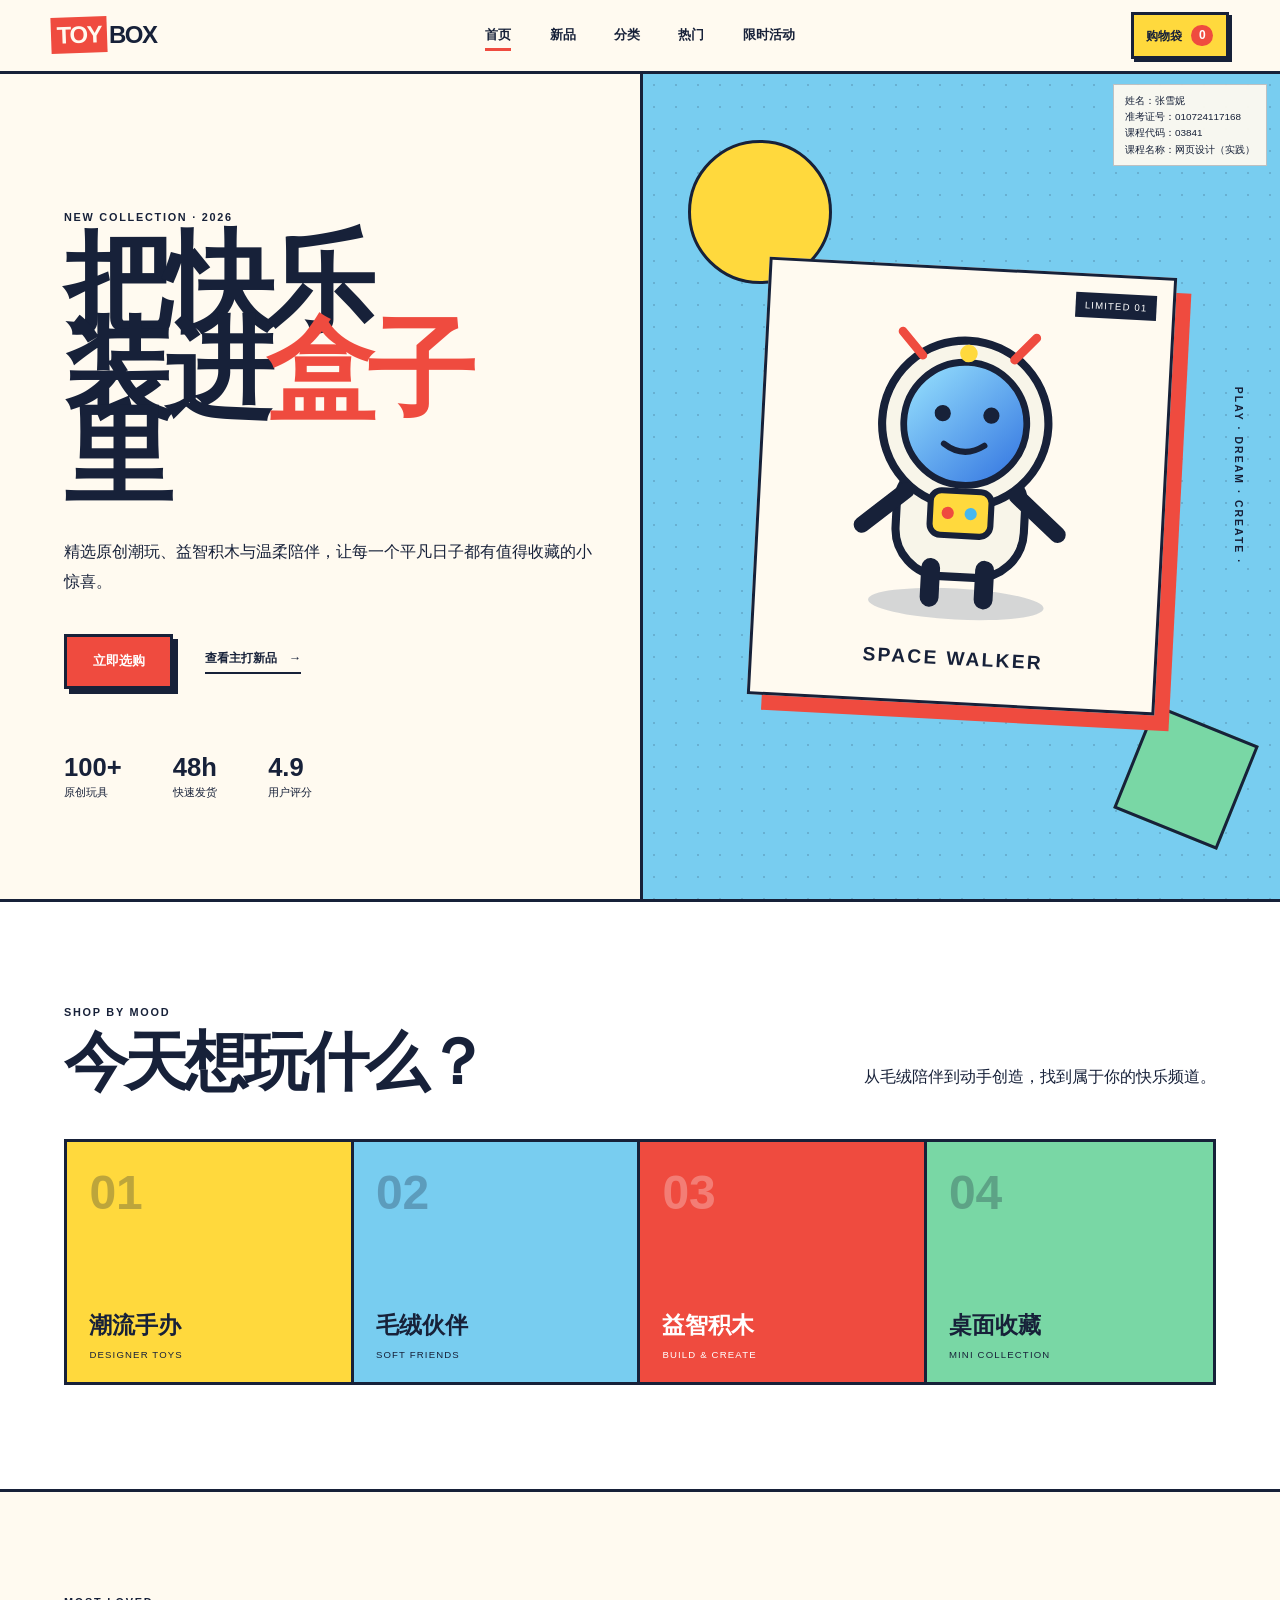
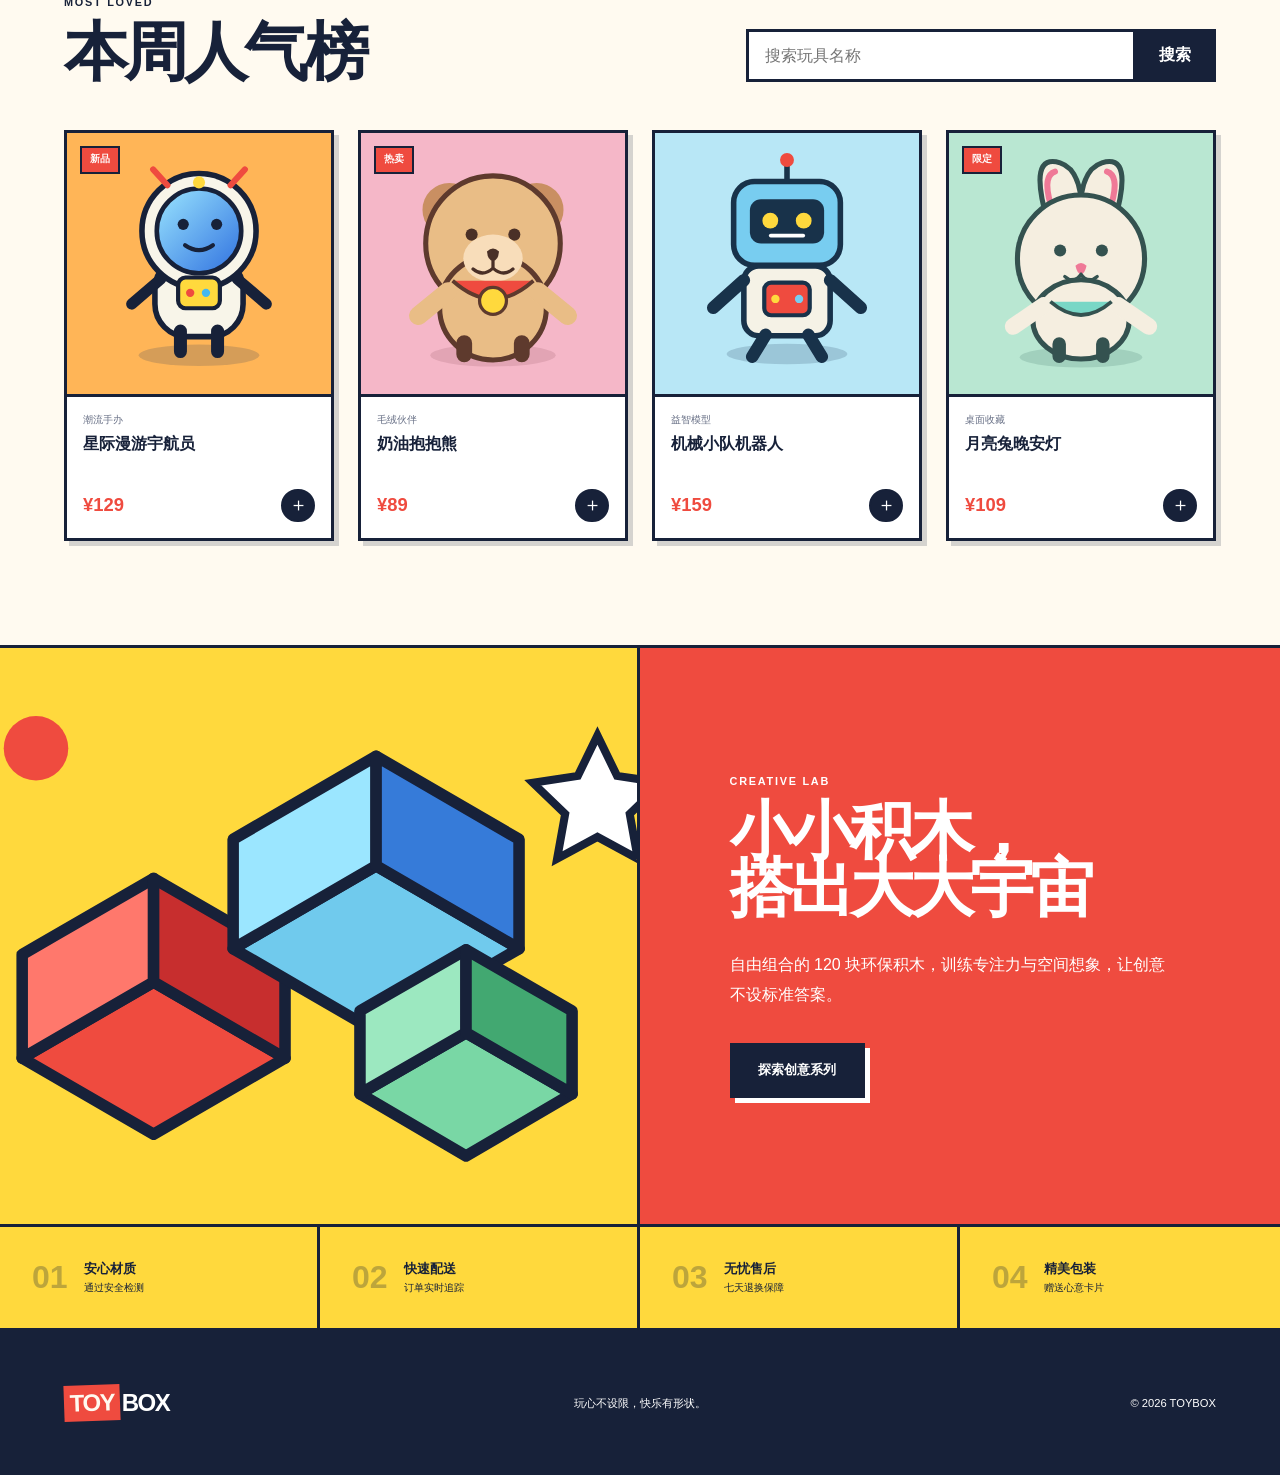
<file: index.html>
<!doctype html>
<html lang="zh-CN">
  <head>
    <meta charset="UTF-8" />
    <meta name="viewport" content="width=device-width, initial-scale=1.0" />
    <meta name="description" content="TOYBOX 玩具商城首页" />
    <title>TOYBOX｜发现快乐玩具</title>
    <link
      rel="icon"
      href="data:image/svg+xml,%3Csvg xmlns='http://www.w3.org/2000/svg' viewBox='0 0 64 64'%3E%3Crect width='64' height='64' fill='%23ef4b3f'/%3E%3Ctext x='32' y='41' text-anchor='middle' font-size='23' font-family='Arial' font-weight='700' fill='white'%3ETOY%3C/text%3E%3C/svg%3E"
    />
    <link rel="stylesheet" href="css/style.css" />
    <script src="js/main.js" defer></script>
  </head>
  <body>
    <aside class="student-info" aria-label="作业信息">
      <span>姓名：张雪妮</span>
      <span>准考证号：010724117168</span>
      <span>课程代码：03841</span>
      <span>课程名称：网页设计（实践）</span>
    </aside>

    <header class="site-header">
      <a class="logo" href="index.html" aria-label="TOYBOX 首页">
        <span class="logo-block">TOY</span>BOX
      </a>
      <nav class="main-nav" aria-label="主要导航">
        <a class="active" href="index.html">首页</a>
        <a href="#new">新品</a>
        <a href="#categories">分类</a>
        <a href="#popular">热门</a>
        <a href="detail.html">限时活动</a>
      </nav>
      <button class="cart-button" type="button" aria-label="购物车">
        购物袋 <span class="cart-count">0</span>
      </button>
    </header>

    <main>
      <section class="hero">
        <div class="hero-copy">
          <p class="kicker">NEW COLLECTION · 2026</p>
          <h1>把快乐<br />装进<span>盒子</span>里</h1>
          <p class="hero-text">
            精选原创潮玩、益智积木与温柔陪伴，让每一个平凡日子都有值得收藏的小惊喜。
          </p>
          <div class="hero-actions">
            <a class="primary-button" href="#popular">立即选购</a>
            <a class="text-link" href="detail.html"
              >查看主打新品 <span>→</span></a
            >
          </div>
          <ul class="hero-stats" aria-label="商城数据">
            <li><strong>100+</strong><span>原创玩具</span></li>
            <li><strong>48h</strong><span>快速发货</span></li>
            <li><strong>4.9</strong><span>用户评分</span></li>
          </ul>
        </div>
        <div class="hero-visual">
          <span class="shape shape-one"></span>
          <span class="shape shape-two"></span>
          <div class="hero-card">
            <span class="edition">LIMITED 01</span>
            <img src="assets/images/astronaut.svg" alt="星际漫游宇航员潮玩" />
            <p>SPACE WALKER</p>
          </div>
          <span class="orbit-text">PLAY · DREAM · CREATE ·</span>
        </div>
      </section>

      <section id="categories" class="category-section page-section">
        <div class="section-heading">
          <div>
            <p class="kicker">SHOP BY MOOD</p>
            <h2>今天想玩什么？</h2>
          </div>
          <p>从毛绒陪伴到动手创造，找到属于你的快乐频道。</p>
        </div>
        <div class="category-grid">
          <a class="category-card yellow" href="#popular"
            ><span>01</span><b>潮流手办</b><small>DESIGNER TOYS</small></a
          >
          <a class="category-card blue" href="#popular"
            ><span>02</span><b>毛绒伙伴</b><small>SOFT FRIENDS</small></a
          >
          <a class="category-card red" href="#popular"
            ><span>03</span><b>益智积木</b><small>BUILD &amp; CREATE</small></a
          >
          <a class="category-card green" href="#popular"
            ><span>04</span><b>桌面收藏</b><small>MINI COLLECTION</small></a
          >
        </div>
      </section>

      <section id="popular" class="product-section page-section">
        <div class="section-heading product-heading">
          <div>
            <p class="kicker">MOST LOVED</p>
            <h2>本周人气榜</h2>
          </div>
          <form class="search-form" role="search">
            <label class="sr-only" for="toy-search">搜索玩具</label>
            <input id="toy-search" type="search" placeholder="搜索玩具名称" />
            <button type="submit">搜索</button>
          </form>
        </div>

        <div class="product-grid">
          <article class="product-card" data-name="星际漫游宇航员 潮玩 手办">
            <a class="product-image orange" href="detail.html"
              ><span class="tag">新品</span
              ><img src="assets/images/astronaut.svg" alt="星际漫游宇航员潮玩"
            /></a>
            <div class="product-meta">
              <p>潮流手办</p>
              <h3><a href="detail.html">星际漫游宇航员</a></h3>
              <div>
                <strong>¥129</strong
                ><button
                  class="add-cart"
                  type="button"
                  aria-label="添加星际漫游宇航员到购物车"
                >
                  ＋
                </button>
              </div>
            </div>
          </article>
          <article class="product-card" data-name="奶油抱抱熊 毛绒 玩偶">
            <a class="product-image pink" href="detail.html"
              ><span class="tag">热卖</span
              ><img src="assets/images/bear.svg" alt="奶油抱抱熊毛绒玩具"
            /></a>
            <div class="product-meta">
              <p>毛绒伙伴</p>
              <h3><a href="detail.html">奶油抱抱熊</a></h3>
              <div>
                <strong>¥89</strong
                ><button
                  class="add-cart"
                  type="button"
                  aria-label="添加奶油抱抱熊到购物车"
                >
                  ＋
                </button>
              </div>
            </div>
          </article>
          <article class="product-card" data-name="机械小队机器人 益智 模型">
            <a class="product-image sky" href="detail.html"
              ><img src="assets/images/robot.svg" alt="机械小队机器人玩具"
            /></a>
            <div class="product-meta">
              <p>益智模型</p>
              <h3><a href="detail.html">机械小队机器人</a></h3>
              <div>
                <strong>¥159</strong
                ><button
                  class="add-cart"
                  type="button"
                  aria-label="添加机械小队机器人到购物车"
                >
                  ＋
                </button>
              </div>
            </div>
          </article>
          <article class="product-card" data-name="月亮兔晚安灯 兔子 桌面">
            <a class="product-image mint" href="detail.html"
              ><span class="tag">限定</span
              ><img src="assets/images/rabbit.svg" alt="月亮兔晚安灯玩具"
            /></a>
            <div class="product-meta">
              <p>桌面收藏</p>
              <h3><a href="detail.html">月亮兔晚安灯</a></h3>
              <div>
                <strong>¥109</strong
                ><button
                  class="add-cart"
                  type="button"
                  aria-label="添加月亮兔晚安灯到购物车"
                >
                  ＋
                </button>
              </div>
            </div>
          </article>
        </div>
        <p class="empty-state" hidden>没有找到相关玩具，换一个关键词试试吧。</p>
      </section>

      <section id="new" class="feature-banner page-section">
        <div class="feature-art">
          <img src="assets/images/blocks.svg" alt="彩色创意积木" />
        </div>
        <div class="feature-copy">
          <p class="kicker">CREATIVE LAB</p>
          <h2>小小积木，<br />搭出大大宇宙</h2>
          <p>
            自由组合的 120
            块环保积木，训练专注力与空间想象，让创意不设标准答案。
          </p>
          <a class="primary-button dark" href="detail.html">探索创意系列</a>
        </div>
      </section>

      <section class="service-bar" aria-label="购物服务">
        <div>
          <b>01</b><span><strong>安心材质</strong>通过安全检测</span>
        </div>
        <div>
          <b>02</b><span><strong>快速配送</strong>订单实时追踪</span>
        </div>
        <div>
          <b>03</b><span><strong>无忧售后</strong>七天退换保障</span>
        </div>
        <div>
          <b>04</b><span><strong>精美包装</strong>赠送心意卡片</span>
        </div>
      </section>
    </main>

    <footer class="site-footer">
      <a class="logo footer-logo" href="index.html"
        ><span class="logo-block">TOY</span>BOX</a
      >
      <p>玩心不设限，快乐有形状。</p>
      <p>© 2026 TOYBOX</p>
    </footer>

    <div class="toast" role="status" aria-live="polite">已加入购物袋</div>
  </body>
</html>
</file>
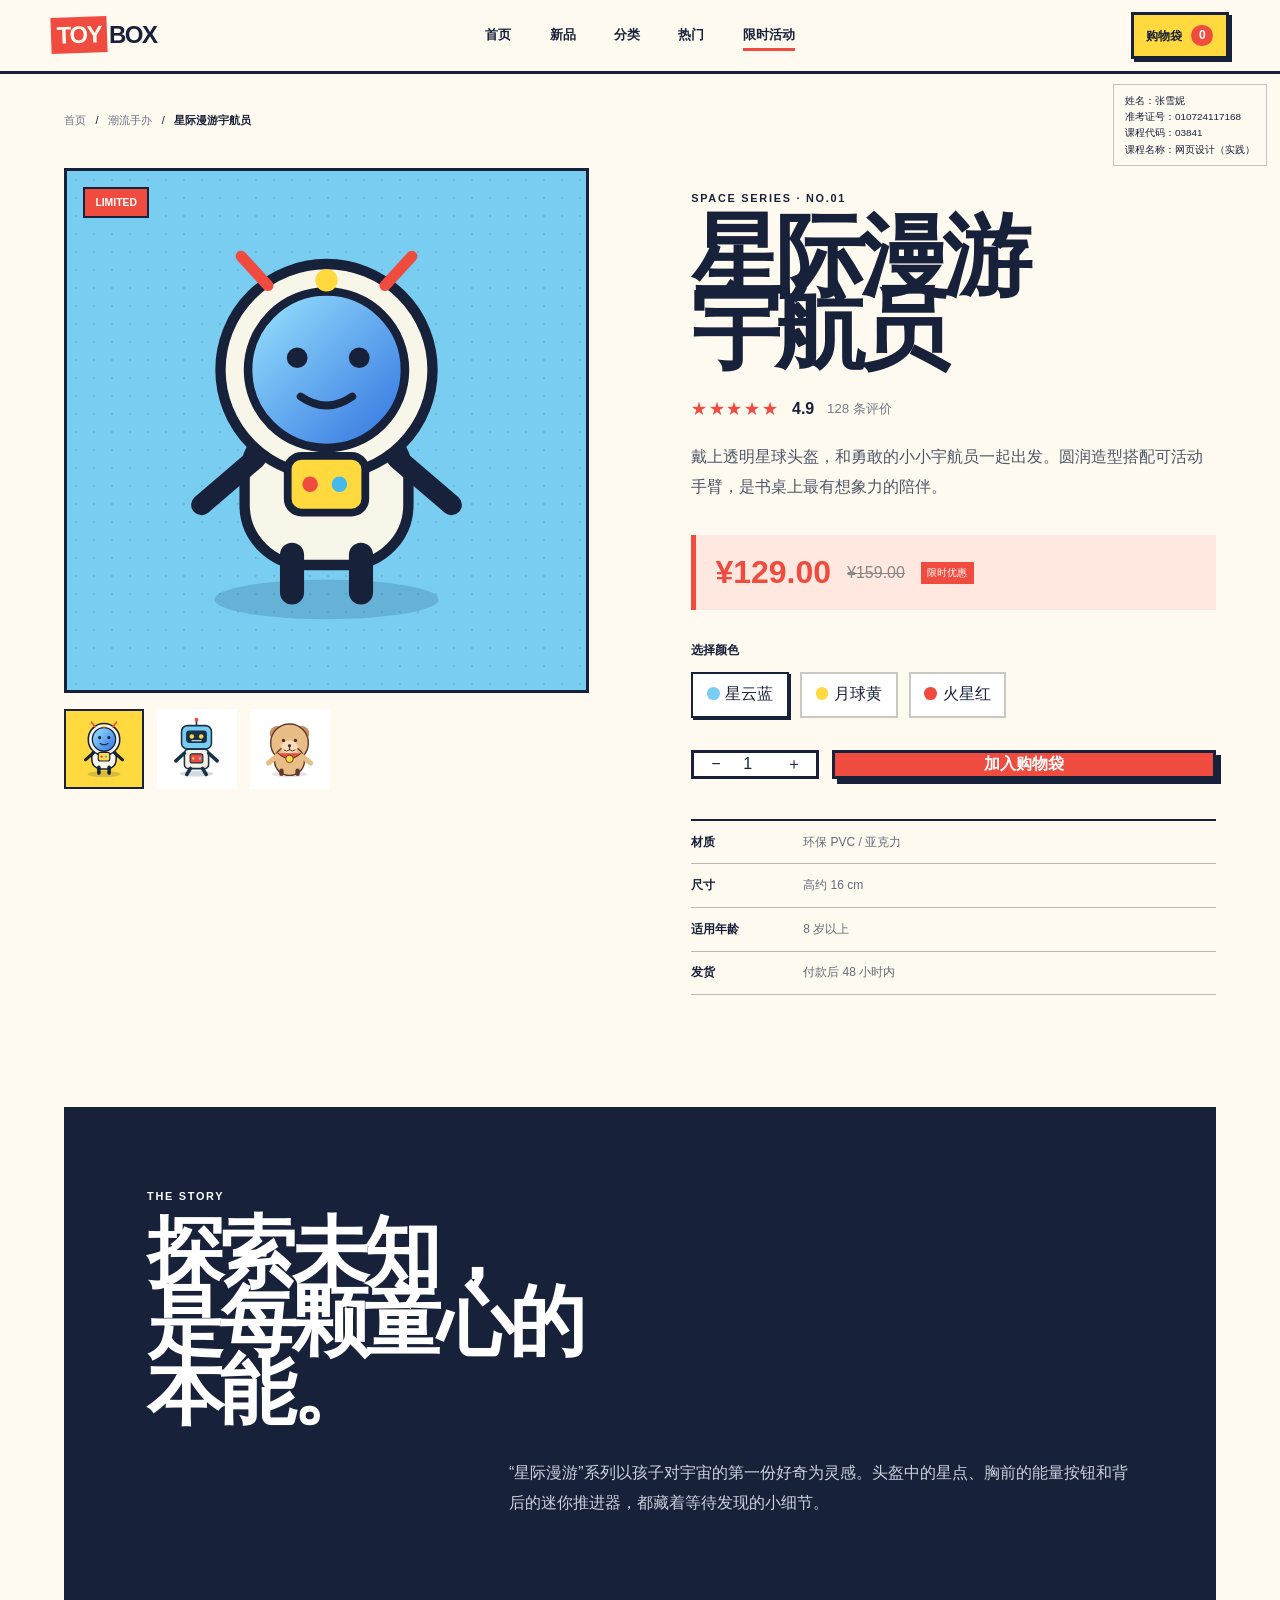
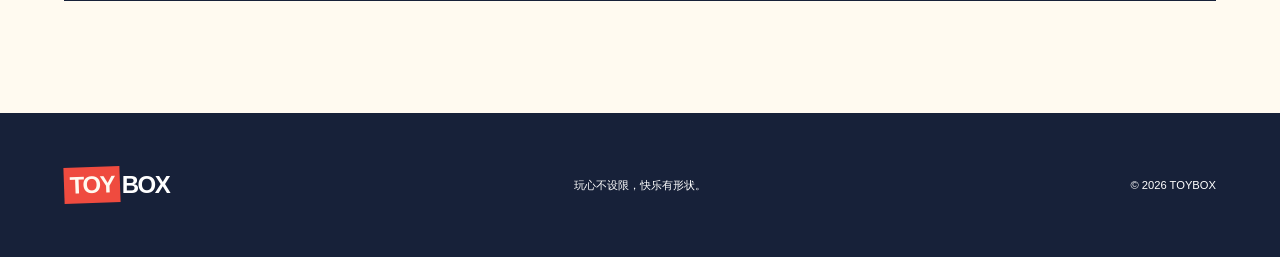
<file: detail.html>
<!doctype html>
<html lang="zh-CN">
  <head>
    <meta charset="UTF-8" />
    <meta name="viewport" content="width=device-width, initial-scale=1.0" />
    <meta name="description" content="星际漫游宇航员潮玩商品详情" />
    <title>星际漫游宇航员｜TOYBOX</title>
    <link
      rel="icon"
      href="data:image/svg+xml,%3Csvg xmlns='http://www.w3.org/2000/svg' viewBox='0 0 64 64'%3E%3Crect width='64' height='64' fill='%23ef4b3f'/%3E%3Ctext x='32' y='41' text-anchor='middle' font-size='23' font-family='Arial' font-weight='700' fill='white'%3ETOY%3C/text%3E%3C/svg%3E"
    />
    <link rel="stylesheet" href="css/style.css" />
    <script src="js/main.js" defer></script>
  </head>
  <body>
    <aside class="student-info" aria-label="作业信息">
      <span>姓名：张雪妮</span><span>准考证号：010724117168</span
      ><span>课程代码：03841</span><span>课程名称：网页设计（实践）</span>
    </aside>
    <header class="site-header">
      <a class="logo" href="index.html"
        ><span class="logo-block">TOY</span>BOX</a
      >
      <nav class="main-nav" aria-label="主要导航">
        <a href="index.html">首页</a><a href="index.html#new">新品</a
        ><a href="index.html#categories">分类</a
        ><a href="index.html#popular">热门</a
        ><a class="active" href="detail.html">限时活动</a>
      </nav>
      <button class="cart-button" type="button">
        购物袋 <span class="cart-count">0</span>
      </button>
    </header>

    <main class="detail-main">
      <nav class="breadcrumb" aria-label="面包屑导航">
        <a href="index.html">首页</a><span>/</span
        ><a href="index.html#popular">潮流手办</a><span>/</span
        ><b>星际漫游宇航员</b>
      </nav>
      <section class="product-detail">
        <div class="detail-gallery">
          <div class="detail-image">
            <span class="detail-badge">LIMITED</span
            ><img
              id="detail-product-image"
              src="assets/images/astronaut.svg"
              alt="星际漫游宇航员潮玩正面"
            />
          </div>
          <div class="thumbnail-row">
            <button
              class="thumbnail active"
              type="button"
              data-image="assets/images/astronaut.svg"
            >
              <img src="assets/images/astronaut.svg" alt="宇航员正面缩略图" />
            </button>
            <button
              class="thumbnail"
              type="button"
              data-image="assets/images/robot.svg"
            >
              <img src="assets/images/robot.svg" alt="机器人系列缩略图" />
            </button>
            <button
              class="thumbnail"
              type="button"
              data-image="assets/images/bear.svg"
            >
              <img src="assets/images/bear.svg" alt="抱抱熊系列缩略图" />
            </button>
          </div>
        </div>

        <div class="detail-info">
          <p class="kicker">SPACE SERIES · NO.01</p>
          <h1>星际漫游<br />宇航员</h1>
          <div class="rating">
            <span>★★★★★</span><b>4.9</b><small>128 条评价</small>
          </div>
          <p class="detail-description">
            戴上透明星球头盔，和勇敢的小小宇航员一起出发。圆润造型搭配可活动手臂，是书桌上最有想象力的陪伴。
          </p>
          <div class="price-row">
            <strong>¥129.00</strong><del>¥159.00</del><span>限时优惠</span>
          </div>
          <div class="option-group">
            <b>选择颜色</b>
            <div class="color-options">
              <button class="color-option selected" type="button">
                <i class="color-blue"></i>星云蓝</button
              ><button class="color-option" type="button">
                <i class="color-yellow"></i>月球黄</button
              ><button class="color-option" type="button">
                <i class="color-red"></i>火星红
              </button>
            </div>
          </div>
          <div class="buy-row">
            <div class="quantity">
              <button type="button" data-action="minus">−</button
              ><input
                id="quantity"
                type="number"
                value="1"
                min="1"
                max="9"
                aria-label="购买数量"
              /><button type="button" data-action="plus">＋</button>
            </div>
            <button class="buy-button add-cart" type="button">
              加入购物袋
            </button>
          </div>
          <ul class="detail-points">
            <li><b>材质</b><span>环保 PVC / 亚克力</span></li>
            <li><b>尺寸</b><span>高约 16 cm</span></li>
            <li><b>适用年龄</b><span>8 岁以上</span></li>
            <li><b>发货</b><span>付款后 48 小时内</span></li>
          </ul>
        </div>
      </section>

      <section class="detail-story">
        <p class="kicker">THE STORY</p>
        <h2>探索未知，<br />是每颗童心的本能。</h2>
        <p>
          “星际漫游”系列以孩子对宇宙的第一份好奇为灵感。头盔中的星点、胸前的能量按钮和背后的迷你推进器，都藏着等待发现的小细节。
        </p>
      </section>
    </main>

    <footer class="site-footer">
      <a class="logo footer-logo" href="index.html"
        ><span class="logo-block">TOY</span>BOX</a
      >
      <p>玩心不设限，快乐有形状。</p>
      <p>© 2026 TOYBOX</p>
    </footer>
    <div class="toast" role="status" aria-live="polite">已加入购物袋</div>
  </body>
</html>
</file>
<file: css/style.css>
:root {
  --ink: #172139;
  --paper: #fffaf0;
  --red: #ef4b3f;
  --yellow: #ffd93d;
  --blue: #78cdf0;
  --green: #79d7a5;
  --border: 3px solid var(--ink);
  --display: "Arial Rounded MT Bold", "Microsoft YaHei", sans-serif;
  --body: "Microsoft YaHei", "PingFang SC", sans-serif;
}

* {
  box-sizing: border-box;
}
html {
  scroll-behavior: smooth;
}
body {
  margin: 0;
  color: var(--ink);
  background: var(--paper);
  font-family: var(--body);
}
img {
  display: block;
  max-width: 100%;
}
a {
  color: inherit;
  text-decoration: none;
}
button,
input {
  color: inherit;
  font: inherit;
}
.sr-only {
  position: absolute;
  width: 1px;
  height: 1px;
  padding: 0;
  margin: -1px;
  overflow: hidden;
  clip: rect(0, 0, 0, 0);
  white-space: nowrap;
  border: 0;
}
.student-info {
  position: fixed;
  z-index: 100;
  top: 5.25rem;
  right: 0.8rem;
  display: grid;
  gap: 0.18rem;
  padding: 0.55rem 0.7rem;
  border: 1px solid rgba(23, 33, 57, 0.25);
  background: rgba(255, 250, 240, 0.94);
  font-size: 0.62rem;
  line-height: 1.35;
}
.site-header {
  position: sticky;
  z-index: 50;
  top: 0;
  min-height: 4.5rem;
  padding: 0 max(4vw, 1.2rem);
  display: grid;
  grid-template-columns: 1fr auto 1fr;
  align-items: center;
  gap: 2rem;
  background: var(--paper);
  border-bottom: var(--border);
}
.logo {
  justify-self: start;
  font: 900 1.5rem var(--display);
  letter-spacing: -0.06em;
}
.logo-block {
  display: inline-block;
  padding: 0.25rem 0.35rem;
  margin-right: 0.12rem;
  color: var(--paper);
  background: var(--red);
  transform: rotate(-2deg);
}
.main-nav {
  display: flex;
  gap: clamp(1rem, 3vw, 2.8rem);
  font-size: 0.82rem;
  font-weight: 700;
}
.main-nav a {
  position: relative;
  padding: 1.65rem 0;
}
.main-nav a::after {
  content: "";
  position: absolute;
  left: 0;
  bottom: 1.25rem;
  width: 100%;
  height: 3px;
  background: var(--red);
  transform: scaleX(0);
  transition: transform 0.25s;
}
.main-nav a:hover::after,
.main-nav a.active::after {
  transform: scaleX(1);
}
.cart-button {
  justify-self: end;
  padding: 0.6rem 0.8rem;
  border: var(--border);
  background: var(--yellow);
  font-size: 0.75rem;
  font-weight: 800;
  cursor: pointer;
  box-shadow: 3px 3px 0 var(--ink);
}
.cart-count {
  display: inline-grid;
  place-items: center;
  min-width: 1.35rem;
  height: 1.35rem;
  margin-left: 0.35rem;
  border-radius: 50%;
  color: white;
  background: var(--red);
}
.page-section {
  padding: 6.5rem max(5vw, 2rem);
}
.kicker {
  margin: 0 0 1rem;
  font-size: 0.68rem;
  font-weight: 900;
  letter-spacing: 0.16em;
}

.hero {
  min-height: calc(100vh - 4.5rem);
  display: grid;
  grid-template-columns: 1fr 1fr;
  overflow: hidden;
  border-bottom: var(--border);
}
.hero-copy {
  padding: clamp(5rem, 9vw, 9rem) 3vw clamp(4rem, 6vw, 7rem) max(5vw, 2rem);
  display: flex;
  flex-direction: column;
  justify-content: center;
}
.hero h1 {
  margin: 0;
  max-width: 8ch;
  font: 900 clamp(4.8rem, 8.5vw, 9.5rem) / 0.8 var(--display);
  letter-spacing: -0.075em;
}
.hero h1 span {
  color: var(--red);
}
.hero-text {
  max-width: 34rem;
  margin: 2.3rem 0;
  font-size: 1rem;
  line-height: 1.9;
}
.hero-actions {
  display: flex;
  align-items: center;
  gap: 2rem;
}
.primary-button {
  display: inline-block;
  padding: 1rem 1.6rem;
  color: white;
  background: var(--red);
  border: var(--border);
  font-size: 0.8rem;
  font-weight: 900;
  box-shadow: 5px 5px 0 var(--ink);
  transition:
    transform 0.2s,
    box-shadow 0.2s;
}
.primary-button:hover {
  transform: translate(3px, 3px);
  box-shadow: 2px 2px 0 var(--ink);
}
.primary-button.dark {
  background: var(--ink);
  color: white;
  box-shadow: 5px 5px 0 white;
}
.text-link {
  font-size: 0.78rem;
  font-weight: 800;
  border-bottom: 2px solid;
  padding-bottom: 0.3rem;
}
.text-link span {
  margin-left: 0.5rem;
}
.hero-stats {
  display: flex;
  gap: clamp(1.5rem, 4vw, 4rem);
  padding: 0;
  margin: 4rem 0 0;
  list-style: none;
}
.hero-stats li {
  display: grid;
  gap: 0.25rem;
}
.hero-stats strong {
  font: 900 1.6rem var(--display);
}
.hero-stats span {
  font-size: 0.68rem;
}
.hero-visual {
  position: relative;
  display: grid;
  place-items: center;
  background: var(--blue);
  border-left: var(--border);
  overflow: hidden;
}
.hero-visual::before {
  content: "";
  position: absolute;
  inset: 0;
  background-image: radial-gradient(var(--ink) 1.5px, transparent 1.5px);
  background-size: 22px 22px;
  opacity: 0.17;
}
.hero-card {
  position: relative;
  z-index: 2;
  width: min(64%, 31rem);
  padding: 2rem;
  background: var(--paper);
  border: var(--border);
  box-shadow: 15px 15px 0 var(--red);
  transform: rotate(3deg);
}
.hero-card img {
  width: 100%;
  aspect-ratio: 1;
}
.hero-card p {
  margin: 0.5rem 0 0;
  font: 900 1.2rem var(--display);
  text-align: center;
  letter-spacing: 0.12em;
}
.edition {
  position: absolute;
  z-index: 2;
  top: 1rem;
  right: 1rem;
  padding: 0.45rem 0.55rem;
  color: white;
  background: var(--ink);
  font-size: 0.6rem;
  letter-spacing: 0.12em;
}
.shape {
  position: absolute;
  z-index: 1;
  display: block;
  border: var(--border);
}
.shape-one {
  width: 9rem;
  height: 9rem;
  top: 8%;
  left: 7%;
  border-radius: 50%;
  background: var(--yellow);
}
.shape-two {
  width: 7rem;
  height: 7rem;
  right: 6%;
  bottom: 8%;
  background: var(--green);
  transform: rotate(22deg);
}
.orbit-text {
  position: absolute;
  z-index: 3;
  right: -3rem;
  top: 48%;
  font: 900 0.65rem var(--display);
  letter-spacing: 0.2em;
  transform: rotate(90deg);
}

.section-heading {
  display: flex;
  align-items: end;
  justify-content: space-between;
  gap: 3rem;
  margin-bottom: 3rem;
}
.section-heading h2 {
  margin: 0;
  font: 900 clamp(2.7rem, 5vw, 5.6rem) / 0.9 var(--display);
  letter-spacing: -0.06em;
}
.section-heading > p {
  max-width: 28rem;
  margin: 0;
  line-height: 1.8;
}
.category-section {
  background: white;
  border-bottom: var(--border);
}
.category-grid {
  display: grid;
  grid-template-columns: repeat(4, 1fr);
  border: var(--border);
}
.category-card {
  min-height: 15rem;
  padding: 1.4rem;
  display: flex;
  flex-direction: column;
  justify-content: space-between;
  border-right: var(--border);
  transition: transform 0.25s;
}
.category-card:last-child {
  border: 0;
}
.category-card:hover {
  transform: translateY(-0.7rem);
}
.category-card span {
  font: 900 3rem var(--display);
  opacity: 0.28;
}
.category-card b {
  margin-top: auto;
  font: 900 1.45rem var(--display);
}
.category-card small {
  margin-top: 0.5rem;
  font-size: 0.6rem;
  letter-spacing: 0.12em;
}
.category-card.yellow {
  background: var(--yellow);
}
.category-card.blue {
  background: var(--blue);
}
.category-card.red {
  color: white;
  background: var(--red);
}
.category-card.green {
  background: var(--green);
}

.product-section {
  border-bottom: var(--border);
}
.search-form {
  display: flex;
  border: var(--border);
  background: white;
}
.search-form input {
  width: min(24rem, 35vw);
  border: 0;
  outline: 0;
  padding: 0.9rem 1rem;
  background: transparent;
}
.search-form button {
  border: 0;
  border-left: var(--border);
  padding: 0 1.4rem;
  color: white;
  background: var(--ink);
  font-weight: 800;
  cursor: pointer;
}
.product-grid {
  display: grid;
  grid-template-columns: repeat(4, 1fr);
  gap: 1.5rem;
}
.product-card[hidden] {
  display: none;
}
.product-card {
  border: var(--border);
  background: white;
  box-shadow: 5px 5px 0 rgba(23, 33, 57, 0.18);
}
.product-image {
  position: relative;
  display: grid;
  place-items: center;
  aspect-ratio: 1;
  overflow: hidden;
  border-bottom: var(--border);
}
.product-image img {
  width: 88%;
  transition: transform 0.35s;
}
.product-image:hover img {
  transform: scale(1.06) rotate(-2deg);
}
.product-image.orange {
  background: #ffb557;
}
.product-image.pink {
  background: #f5b7c8;
}
.product-image.sky {
  background: #b8e7f6;
}
.product-image.mint {
  background: #b9e7d2;
}
.tag {
  position: absolute;
  z-index: 2;
  top: 0.8rem;
  left: 0.8rem;
  padding: 0.35rem 0.5rem;
  color: white;
  background: var(--red);
  border: 2px solid var(--ink);
  font-size: 0.6rem;
  font-weight: 900;
}
.product-meta {
  padding: 1rem;
}
.product-meta > p {
  margin: 0 0 0.45rem;
  color: #687086;
  font-size: 0.65rem;
}
.product-meta h3 {
  min-height: 2.5rem;
  margin: 0;
  font: 800 1rem/1.3 var(--display);
}
.product-meta > div {
  display: flex;
  justify-content: space-between;
  align-items: center;
  margin-top: 0.9rem;
}
.product-meta strong {
  font: 900 1.15rem var(--display);
  color: var(--red);
}
.add-cart {
  cursor: pointer;
}
.product-meta .add-cart {
  width: 2.1rem;
  height: 2.1rem;
  border: 2px solid var(--ink);
  border-radius: 50%;
  color: white;
  background: var(--ink);
  font-size: 1.2rem;
}
.empty-state {
  padding: 3rem;
  text-align: center;
  border: var(--border);
  background: white;
}

.feature-banner {
  display: grid;
  grid-template-columns: 1fr 1fr;
  padding-top: 0;
  padding-bottom: 0;
  background: var(--red);
  border-bottom: var(--border);
}
.feature-art {
  margin-left: calc(max(5vw, 2rem) * -1);
  border-right: var(--border);
}
.feature-art img {
  width: 100%;
  height: 100%;
  min-height: 36rem;
  object-fit: cover;
}
.feature-copy {
  align-self: center;
  padding: 5rem 3rem 5rem 7vw;
  color: white;
}
.feature-copy h2 {
  margin: 0;
  font: 900 clamp(3rem, 5vw, 6rem) / 0.9 var(--display);
  letter-spacing: -0.06em;
}
.feature-copy > p:not(.kicker) {
  max-width: 32rem;
  margin: 2rem 0;
  line-height: 1.9;
}
.service-bar {
  display: grid;
  grid-template-columns: repeat(4, 1fr);
  border-bottom: var(--border);
  background: var(--yellow);
}
.service-bar > div {
  display: flex;
  align-items: center;
  gap: 1rem;
  padding: 2rem;
  border-right: var(--border);
}
.service-bar > div:last-child {
  border: 0;
}
.service-bar b {
  font: 900 2rem var(--display);
  opacity: 0.28;
}
.service-bar span {
  display: grid;
  gap: 0.2rem;
  font-size: 0.65rem;
}
.service-bar strong {
  font-size: 0.82rem;
}
.site-footer {
  min-height: 9rem;
  padding: 2rem max(5vw, 2rem);
  display: grid;
  grid-template-columns: 1fr auto 1fr;
  align-items: center;
  gap: 2rem;
  color: white;
  background: var(--ink);
}
.site-footer p {
  font-size: 0.7rem;
}
.site-footer p:last-child {
  justify-self: end;
}
.footer-logo {
  color: white;
}
.toast {
  position: fixed;
  z-index: 200;
  left: 50%;
  bottom: 2rem;
  padding: 0.8rem 1.2rem;
  border: var(--border);
  background: var(--yellow);
  font-size: 0.75rem;
  font-weight: 800;
  transform: translate(-50%, 150%);
  opacity: 0;
  pointer-events: none;
  transition: transform 0.3s;
  box-shadow: 5px 5px 0 var(--ink);
}
.toast.show {
  transform: translate(-50%, 0);
  opacity: 1;
}

.detail-main {
  padding: 2.5rem max(5vw, 2rem) 7rem;
}
.breadcrumb {
  display: flex;
  gap: 0.6rem;
  margin-bottom: 2.5rem;
  font-size: 0.68rem;
}
.breadcrumb a {
  color: #6e7483;
}
.product-detail {
  display: grid;
  grid-template-columns: 1fr 1fr;
  gap: clamp(3rem, 8vw, 8rem);
}
.detail-image {
  position: relative;
  display: grid;
  place-items: center;
  aspect-ratio: 1;
  background: var(--blue);
  border: var(--border);
  overflow: hidden;
}
.detail-image::before {
  content: "";
  position: absolute;
  inset: 0;
  background-image: radial-gradient(var(--ink) 1px, transparent 1px);
  background-size: 18px 18px;
  opacity: 0.12;
}
.detail-image img {
  position: relative;
  z-index: 1;
  width: 83%;
  height: 83%;
  object-fit: contain;
}
.detail-badge {
  position: absolute;
  z-index: 2;
  top: 1rem;
  left: 1rem;
  padding: 0.5rem 0.65rem;
  color: white;
  background: var(--red);
  border: 2px solid var(--ink);
  font-size: 0.65rem;
  font-weight: 900;
}
.thumbnail-row {
  display: flex;
  gap: 0.8rem;
  margin-top: 1rem;
}
.thumbnail {
  width: 5rem;
  height: 5rem;
  padding: 0.35rem;
  border: 2px solid transparent;
  background: white;
  cursor: pointer;
}
.thumbnail img {
  width: 100%;
  height: 100%;
  object-fit: contain;
}
.thumbnail.active {
  border-color: var(--ink);
  background: var(--yellow);
}
.detail-info {
  padding-top: 1.5rem;
}
.detail-info h1 {
  margin: 0;
  font: 900 clamp(4rem, 7vw, 7.5rem) / 0.82 var(--display);
  letter-spacing: -0.07em;
}
.rating {
  display: flex;
  align-items: center;
  gap: 0.8rem;
  margin: 2rem 0 1.4rem;
}
.rating span {
  color: var(--red);
  letter-spacing: 0.1em;
}
.rating small {
  color: #777d89;
}
.detail-description {
  max-width: 39rem;
  line-height: 1.9;
  color: #4f5667;
}
.price-row {
  display: flex;
  align-items: center;
  gap: 1rem;
  margin: 2rem 0;
  padding: 1.2rem;
  background: #ffe8df;
  border-left: 5px solid var(--red);
}
.price-row strong {
  font: 900 2rem var(--display);
  color: var(--red);
}
.price-row del {
  color: #878787;
}
.price-row span {
  padding: 0.25rem 0.4rem;
  color: white;
  background: var(--red);
  font-size: 0.62rem;
}
.option-group > b {
  display: block;
  margin-bottom: 0.8rem;
  font-size: 0.78rem;
}
.color-options {
  display: flex;
  gap: 0.7rem;
  flex-wrap: wrap;
}
.color-option {
  padding: 0.65rem 0.85rem;
  border: 2px solid #c9c8c2;
  background: white;
  cursor: pointer;
}
.color-option.selected {
  border-color: var(--ink);
  box-shadow: 2px 2px 0 var(--ink);
}
.color-option i {
  display: inline-block;
  width: 0.8rem;
  height: 0.8rem;
  margin-right: 0.35rem;
  border-radius: 50%;
  vertical-align: -0.05rem;
}
.color-blue {
  background: var(--blue);
}
.color-yellow {
  background: var(--yellow);
}
.color-red {
  background: var(--red);
}
.buy-row {
  display: grid;
  grid-template-columns: 8rem 1fr;
  gap: 0.8rem;
  margin: 2rem 0;
}
.quantity {
  display: grid;
  grid-template-columns: 1fr 2.2rem 1fr;
  border: var(--border);
}
.quantity button,
.quantity input {
  min-width: 0;
  border: 0;
  text-align: center;
  background: white;
}
.quantity input {
  width: 100%;
  appearance: textfield;
}
.buy-button {
  border: var(--border);
  color: white;
  background: var(--red);
  font-weight: 900;
  box-shadow: 5px 5px 0 var(--ink);
}
.detail-points {
  padding: 0;
  margin: 2.5rem 0 0;
  border-top: 2px solid var(--ink);
  list-style: none;
}
.detail-points li {
  display: grid;
  grid-template-columns: 7rem 1fr;
  padding: 0.8rem 0;
  border-bottom: 1px solid #bab8b0;
  font-size: 0.75rem;
}
.detail-points span {
  color: #646b78;
}
.detail-story {
  margin-top: 7rem;
  padding: 5rem;
  color: white;
  background: var(--ink);
  border: var(--border);
}
.detail-story h2 {
  max-width: 11ch;
  margin: 0;
  font: 900 clamp(3rem, 6vw, 7rem) / 0.9 var(--display);
  letter-spacing: -0.06em;
}
.detail-story > p:last-child {
  max-width: 39rem;
  margin: 2rem 0 0 auto;
  line-height: 1.9;
  color: #cdd3df;
}

@media (max-width: 950px) {
  .site-header {
    grid-template-columns: 1fr auto;
  }
  .main-nav {
    display: none;
  }
  .hero,
  .product-detail {
    grid-template-columns: 1fr;
  }
  .hero-visual {
    min-height: 40rem;
    border-left: 0;
    border-top: var(--border);
  }
  .category-grid,
  .product-grid,
  .service-bar {
    grid-template-columns: repeat(2, 1fr);
  }
  .category-card:nth-child(2) {
    border-right: 0;
  }
  .category-card {
    border-bottom: var(--border);
  }
  .feature-banner {
    grid-template-columns: 1fr;
    padding: 0;
  }
  .feature-art {
    margin: 0;
    border-right: 0;
    border-bottom: var(--border);
  }
  .feature-copy {
    padding: 5rem 2rem;
  }
}

@media (max-width: 600px) {
  .student-info {
    position: absolute;
    top: 5rem;
    font-size: 0.54rem;
  }
  .page-section {
    padding: 5rem 1.2rem;
  }
  .hero-copy {
    padding: 9rem 1.2rem 4rem;
  }
  .hero h1 {
    font-size: 4.7rem;
  }
  .hero-actions,
  .section-heading {
    align-items: flex-start;
    flex-direction: column;
  }
  .hero-stats {
    gap: 1.2rem;
  }
  .hero-visual {
    min-height: 32rem;
  }
  .category-grid,
  .product-grid,
  .service-bar {
    grid-template-columns: 1fr;
  }
  .category-card {
    border-right: 0;
  }
  .service-bar > div {
    border-right: 0;
    border-bottom: var(--border);
  }
  .product-heading {
    display: block;
  }
  .search-form {
    margin-top: 2rem;
  }
  .search-form input {
    width: 100%;
    min-width: 0;
  }
  .site-footer {
    grid-template-columns: 1fr;
  }
  .site-footer p:last-child {
    justify-self: start;
  }
  .detail-main {
    padding: 7rem 1.2rem 4rem;
  }
  .product-detail {
    gap: 2rem;
  }
  .detail-info h1 {
    font-size: 4rem;
  }
  .buy-row {
    grid-template-columns: 1fr;
  }
  .buy-button {
    min-height: 3.5rem;
  }
  .detail-story {
    padding: 3rem 1.5rem;
  }
}
</file>
